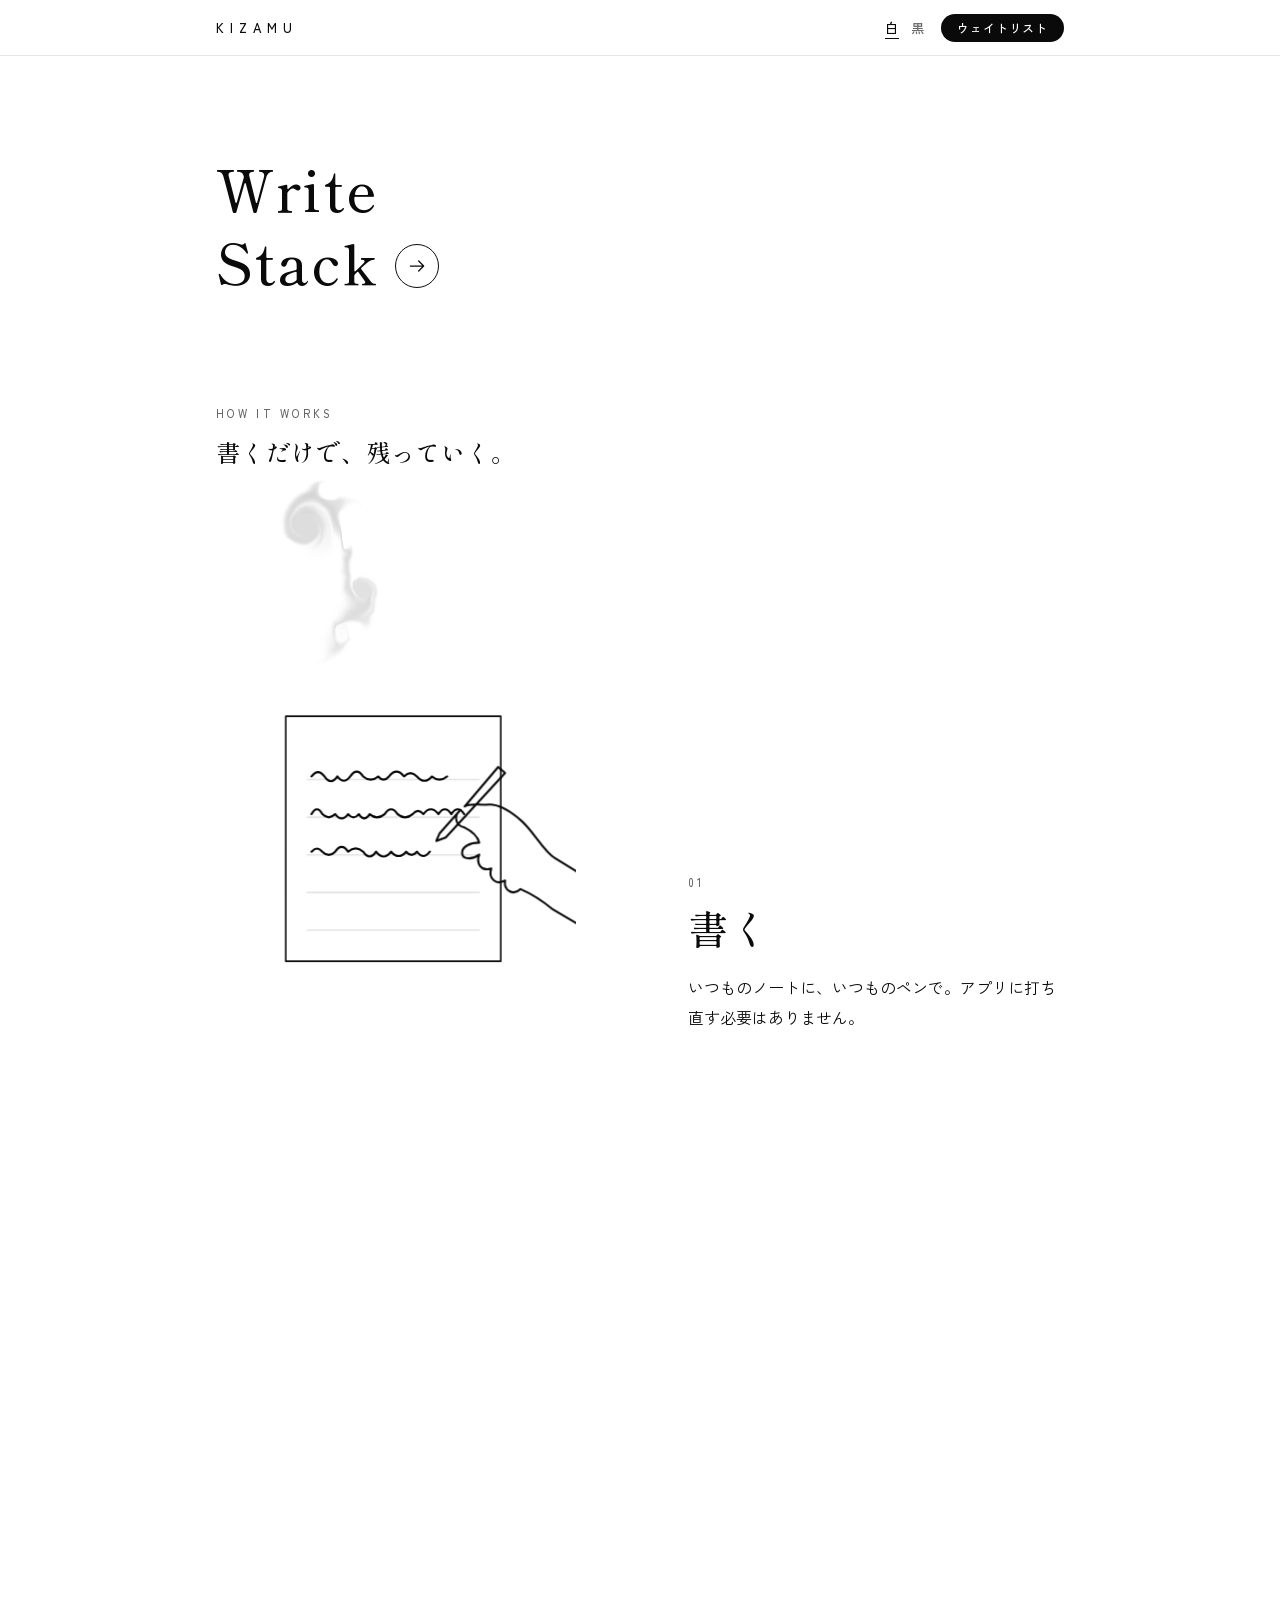
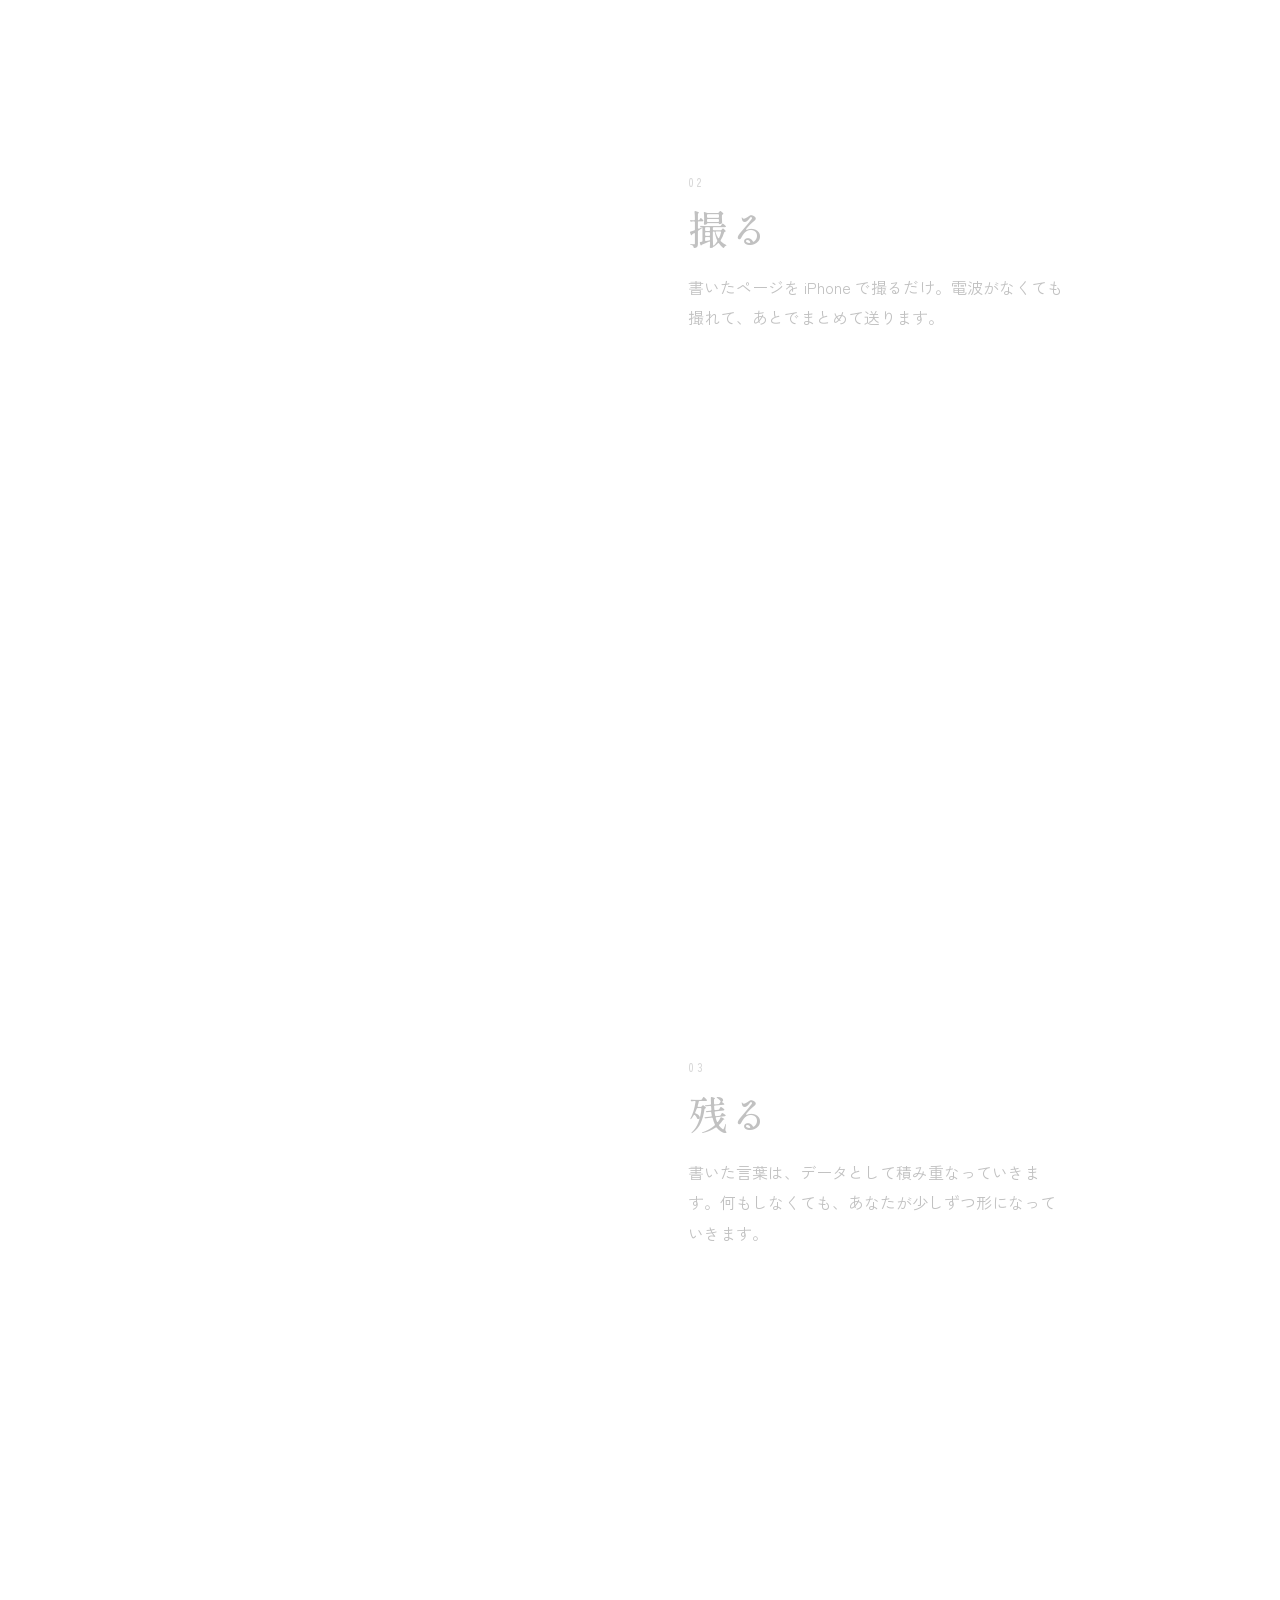
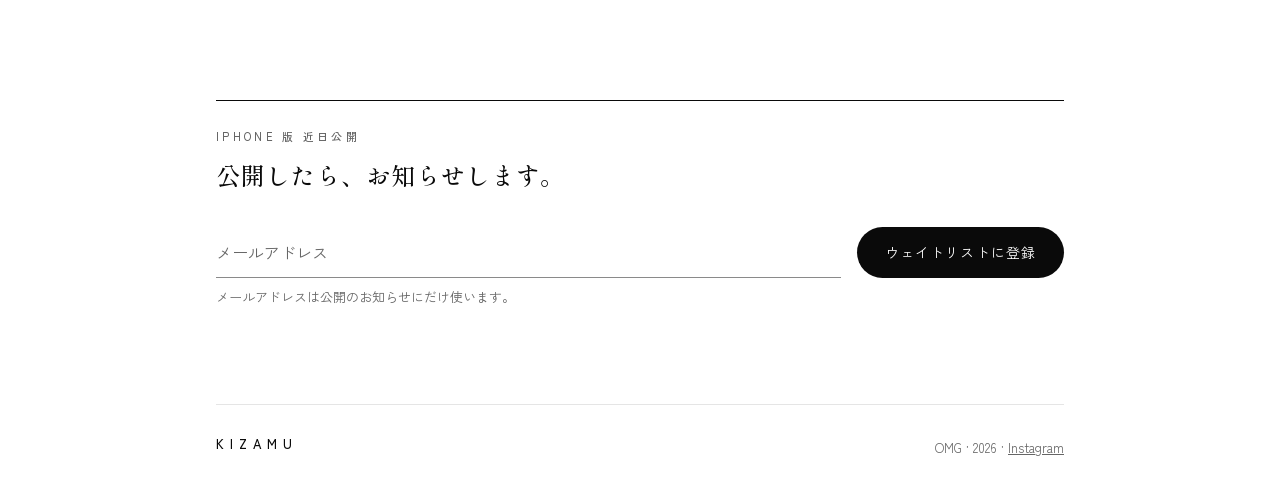
<file: index.html>
<!doctype html>
<html lang="ja">
<head>
<meta charset="utf-8">
<meta name="viewport" content="width=device-width, initial-scale=1">
<title>Kizamu — 手書きの日記を、あとから探せるように。</title>
<meta name="description" content="紙に書いた日記を iPhone で撮るだけ。Kizamu が文字にして、あとから Claude に聞けるようにします。">
<script src="/theme.js"></script>
<link rel="preconnect" href="https://fonts.googleapis.com">
<link rel="preconnect" href="https://fonts.gstatic.com" crossorigin>
<link rel="stylesheet" href="https://fonts.googleapis.com/css2?family=Klee+One&family=Shippori+Mincho+B1:wght@500&family=Zen+Kaku+Gothic+New:wght@400;500&display=swap">
<link rel="stylesheet" href="/tokens.css">
<style>
  #fluid { position: fixed; inset: 0; width: 100%; height: 100%; z-index: -1; pointer-events: none; }
  .wrap { width: 100%; max-width: 880px; margin: 0 auto; padding: 0 var(--space-2); }

  /* 上のバーは画面に追従する。ウェイトリストへの入口を常に出しておく */
  :root { --bar-h: 56px; }
  html { scroll-behavior: smooth; }
  .top { position: sticky; top: 0; z-index: 5; height: var(--bar-h); background: var(--surface); border-bottom: 1px solid var(--line); }
  .top .wrap { height: 100%; display: flex; justify-content: space-between; align-items: center; gap: var(--space-2); }
  .top-actions { display: flex; align-items: center; gap: var(--space-2); }
  .top-cta { padding: 8px 16px; border-radius: var(--radius-pill); background: var(--ink); color: var(--on-ink); font: 500 12px/1 var(--font-sans); letter-spacing: .08em; text-decoration: none; white-space: nowrap; }
  #waitlist { scroll-margin-top: calc(var(--bar-h) + var(--space-3)); }
  @media (prefers-reduced-motion: reduce) { html { scroll-behavior: auto; } }

  .hero { padding: var(--space-4) 0 0; }
  h1 { font: 500 clamp(32px, 6.4vw, 56px)/1.3 var(--font-serif); letter-spacing: .04em; margin: 0; }
  h1, h2 { word-break: keep-all; overflow-wrap: anywhere; }

  /* 紙面：罫線は CSS、インクは canvas（ink.js）。罫線の間隔は ink.js の LH・PAD と合わせる */
  .paper { margin-top: var(--space-4); border-top: 1px solid var(--ink); }
  #ink { display: block; width: 100%; height: 248px; touch-action: pan-y; cursor: crosshair;
         background: repeating-linear-gradient(to bottom, transparent 0 55px, var(--line) 55px 56px) 0 24px / 100% calc(100% - 48px) no-repeat; }
  .paper-foot { display: flex; justify-content: flex-end; gap: var(--space-2); padding-top: var(--space-1); border-top: 1px solid var(--line); }
  .text-button { font: inherit; font-size: 13px; color: var(--ink-muted); background: none; border: 0; padding: 0; cursor: pointer; text-decoration: underline; text-underline-offset: 4px; }
  .text-button:hover { color: var(--ink); }

  section { padding: var(--space-4) 0 0; }
  h2 { font: 500 24px/1.6 var(--font-serif); letter-spacing: .04em; margin: var(--space-1) 0 var(--space-3); }

  /* スクロールで図と説明が 1 ステップずつ切り替わる。図は画面に固定し、文だけが流れる */
  .story-grid { display: grid; }
  .story-figure { position: sticky; top: var(--bar-h); height: 44vh; background: var(--surface); border-bottom: 1px solid var(--line); z-index: 1; }
  .fig { position: absolute; inset: 0; width: 100%; height: 100%; padding: var(--space-2); fill: none; stroke: var(--ink); stroke-width: 1.5; stroke-linecap: round; stroke-linejoin: round;
         opacity: 0; transform: scale(.96); transition: opacity .6s ease, transform .8s cubic-bezier(.2,.8,.2,1); }
  .fig.active { opacity: 1; transform: none; }
  .fig .rule { stroke: var(--line); }
  .fig .hand { stroke-width: 2; }
  .fig .solid { fill: var(--surface); }
  .fig .block { fill: var(--ink); stroke: none; }
  .fig .band { fill: var(--ink); stroke: none; opacity: .12; }
  .fig .flow { stroke-dasharray: 3 5; }
  .fig .page-text { stroke-width: 1; }
  .fig .dot { fill: var(--ink); stroke: none; transform-box: fill-box; transform-origin: center; }
  /* 図は .active が付くたびに最初から再生される。--d は始まるまでの秒数、--t は長さ */
  .fig .draw { stroke-dasharray: 1; stroke-dashoffset: 1; }
  .fig .pop, .fig .fade-in, .fig .writer, .fig .scan, .fig .dot, .fig .page-drop { opacity: 0; }
  .fig.active .draw { animation: draw var(--t, 1.2s) linear var(--d, 0s) forwards; }
  .fig.active .pop { animation: pop .7s cubic-bezier(.2,.8,.2,1) var(--d, 0s) forwards; }
  .fig.active .fade-in { animation: fade-in .4s ease var(--d, 0s) forwards; }
  .fig.active .fade-out { animation: fade-out .4s ease var(--d, 0s) forwards; }
  .fig.active .writer { animation: write 4.2s linear 1.6s both; }
  .fig.active .scan { animation: scan var(--t) linear var(--d) forwards; }
  .fig.active .dot { animation: dot .5s ease-out calc(1.4s + var(--i) * 45ms) forwards; }
  .fig.active .page-drop { animation: drop 2.7s ease-in var(--d) infinite; }
  @keyframes draw { to { stroke-dashoffset: 0; } }
  @keyframes pop { from { opacity: 0; transform: translateY(12px); } to { opacity: 1; transform: none; } }
  @keyframes fade-in { to { opacity: 1; } }
  @keyframes fade-out { to { opacity: 0; } }
  @keyframes dot { from { opacity: 0; transform: scale(0); } to { opacity: 1; transform: scale(1); } }
  @keyframes drop { 0% { opacity: 0; transform: translateY(-110px); } 15% { opacity: 1; } 75% { opacity: 1; transform: translateY(20px); } 100% { opacity: 0; transform: translateY(40px); } }
  @keyframes scan { 0% { opacity: 1; transform: none; } 92% { opacity: 1; } 100% { opacity: 0; transform: translateY(196px); } }
  /* 手とペンは一筆書きの線 1 本。原点がペン先で、線で描かれてから、各行の書き始めから書き終わりへ動く（行の位置は図の中の字の線と合わせる） */
  .fig .one-line { stroke-width: 2.4; }
  @keyframes write {
    0% { opacity: 1; transform: translate(74px, 112px); }
    28% { opacity: 1; transform: translate(200px, 112px); }
    32% { opacity: 1; transform: translate(74px, 147px); }
    62% { opacity: 1; transform: translate(214px, 147px); }
    66% { opacity: 1; transform: translate(74px, 182px); }
    96% { opacity: 1; transform: translate(178px, 182px); }
    100% { opacity: 1; transform: translate(190px, 172px); }
  }
  .story-steps { list-style: none; margin: 0; padding: 0; }
  .story-steps li { min-height: 56vh; display: flex; flex-direction: column; justify-content: center; opacity: .25; transition: opacity .5s ease; }
  .story-steps li.active { opacity: 1; }
  .story-steps h3 { font: 500 clamp(28px, 5vw, 40px)/1.4 var(--font-serif); letter-spacing: .04em; margin: var(--space-1) 0 var(--space-2); }
  .story-steps p { margin: 0; max-width: 24em; }
  @media (min-width: 720px) {
    .story-grid { grid-template-columns: 1fr 1fr; gap: var(--space-4); align-items: start; }
    .story-figure { top: 14vh; height: 72vh; background: none; border: 0; }
    .story-steps li { min-height: 100vh; }
  }
  @media (prefers-reduced-motion: reduce) {
    .fig, .story-steps li { transition: none; }
    .fig .draw { stroke-dashoffset: 0; }
    .fig * { animation: none !important; }
    .fig .pop, .fig .fade-in, .fig .dot { opacity: 1; }
    .fig .fade-out { opacity: 0; }
    .fig .writer { opacity: 1; transform: translate(190px, 172px); }
  }

  /* Vision：見出しの横の矢印で開く。右から入ってきて、Write / Stack を左に押し縮める */
  .hero-head { --t: .6s cubic-bezier(.2, .7, .2, 1); display: flex; align-items: flex-start; container-type: inline-size; transition: margin-top var(--t); }
  .hero-title { flex: 1 1 0; min-width: 0; display: flex; align-items: flex-end; gap: var(--space-2); }
  .hero-title h1 { transition: font-size var(--t); }
  .hero-head.open h1 { font-size: clamp(26px, 4.4vw, 40px); }
  .vision-toggle { flex: 0 0 auto; width: 44px; height: 44px; margin-bottom: 10px; padding: 0; border: 1px solid var(--ink); border-radius: var(--radius-pill); background: none; color: var(--ink); cursor: pointer; display: grid; place-items: center; transition: margin-bottom var(--t); }
  .vision-toggle svg { width: 20px; height: 20px; fill: none; stroke: currentColor; stroke-width: 1.5; stroke-linecap: round; stroke-linejoin: round; transition: transform var(--t); }
  .hero-head.open .vision-toggle { margin-bottom: 2px; }
  .hero-head.open .vision-toggle svg { transform: rotate(180deg); }
  .vision { flex: 0 0 auto; width: 0; display: grid; grid-template-rows: 0fr; overflow: hidden; visibility: hidden; transition: width var(--t), grid-template-rows var(--t), visibility 0s .6s; }
  .vision:focus { outline: none; }
  .hero-head.open .vision { width: 62%; grid-template-rows: 1fr; visibility: visible; transition-delay: 0s; }
  /* 幅を固定しておき、開く途中で文字が折り返し直さないようにする */
  .vision-inner { min-height: 0; overflow: hidden; width: 62cqw; padding-left: var(--space-3); border-left: 1px solid var(--ink); box-sizing: border-box; opacity: 0; transform: translateX(48px); transition: opacity var(--t), transform var(--t); }
  .hero-head.open .vision-inner { opacity: 1; transform: none; }
  .vision-inner .label { margin: 0; }
  .vision-body { margin: 0 0 var(--space-2); max-width: 30em; }
  /* スマホ幅：横に分けず、下から入ってきて Write / Stack を上に押し上げる */
  @media (max-width: 719px) {
    .hero-head { flex-direction: column; align-items: stretch; }
    .hero-title { flex: 0 0 auto; }
    .hero-head.open { margin-top: calc(var(--space-3) * -2); }
    .vision, .hero-head.open .vision { width: 100%; }
    .vision-inner { width: auto; padding-left: 0; border-left: 0; transform: translateY(32px); }
    .hero-head.open .vision-inner { margin-top: var(--space-3); padding-top: var(--space-2); border-top: 1px solid var(--ink); }
    .vision-toggle svg { transform: rotate(90deg); }
    .hero-head.open .vision-toggle svg { transform: rotate(-90deg); }
  }
  @media (prefers-reduced-motion: reduce) {
    .hero-head, .hero-head * { transition: none !important; }
  }

  .soon { display: inline-block; margin-top: var(--space-3); padding: 12px 28px; border-radius: var(--radius-pill); background: var(--ink); color: var(--on-ink); font-size: 14px; letter-spacing: .08em; }

  .waitlist { margin-top: var(--space-4); padding-top: var(--space-2); border-top: 1px solid var(--ink); }
  .waitlist form { display: flex; flex-wrap: wrap; gap: var(--space-2); align-items: flex-end; }
  .waitlist input { flex: 1 1 240px; min-width: 0; font: inherit; color: var(--ink); background: none; border: 0; border-bottom: 1px solid var(--line-strong); border-radius: 0; padding: 10px 0; }
  .waitlist input:focus { outline: none; border-bottom-color: var(--ink); }
  .waitlist input::placeholder { color: var(--ink-muted); }
  .waitlist button { flex: 0 0 auto; margin: 0; border: 0; font: inherit; font-size: 14px; cursor: pointer; }
  .waitlist button:disabled { opacity: .5; cursor: default; }
  .waitlist .caption { margin: var(--space-1) 0 0; }
  .waitlist .caption.error { color: var(--danger); }
  .waitlist.done form { display: none; }
  .visually-hidden { position: absolute; width: 1px; height: 1px; margin: -1px; padding: 0; overflow: hidden; clip-path: inset(50%); white-space: nowrap; border: 0; }

  footer a { color: inherit; }
  footer { margin-top: var(--space-4); padding: var(--space-3) 0; border-top: 1px solid var(--line); display: flex; justify-content: space-between; flex-wrap: wrap; gap: var(--space-1); }
</style>
</head>
<body>
<canvas id="fluid" data-mode="background" aria-hidden="true"></canvas>
<header class="top">
  <div class="wrap">
    <span class="wordmark">Kizamu</span>
    <div class="top-actions">
      <div class="theme-switch" role="group" aria-label="背景">
        <button type="button" data-set-theme="light">白</button>
        <button type="button" data-set-theme="dark">黒</button>
      </div>
      <a class="top-cta" href="#waitlist">ウェイトリスト</a>
    </div>
  </div>
</header>
<div class="wrap">

  <main>
    <div class="hero">
      <div class="hero-head">
        <div class="hero-title">
          <h1>Write<br>Stack</h1>
          <button class="vision-toggle" type="button" aria-expanded="false" aria-controls="vision-panel" aria-label="Vision を開く">
            <svg viewBox="0 0 24 24" aria-hidden="true"><path d="M4 12H20M14 6L20 12L14 18"/></svg>
          </button>
        </div>
        <div class="vision" id="vision-panel" role="region" aria-labelledby="vision" tabindex="-1" inert>
          <div class="vision-inner">
            <p class="label">Vision</p>
            <h2 id="vision">書き続けた<wbr>日記が<wbr>積み重なり、<wbr>そのデータが<wbr>「あなた」を<wbr>形作っていく。</h2>
            <p class="vision-body">Kizamu が目指すのは、その形作られた「あなた」が、このサービスの枠を超えて、あなたの情報を提供し、あなたを支える存在になること。</p>
            <button class="text-button vision-close" type="button">閉じる</button>
          </div>
        </div>
      </div>
    </div>

    <section class="story" aria-labelledby="how">
      <p class="label">How it works</p>
      <h2 id="how">書くだけで、<wbr>残っていく。</h2>
      <div class="story-grid">
        <div class="story-figure" aria-hidden="true">
          <svg class="fig" data-fig="1" viewBox="0 0 320 320">
            <g class="pop" style="--d:0s">
              <rect x="50" y="56" width="200" height="228"/>
              <path class="rule" d="M70 115H230M70 150H230M70 185H230M70 220H230M70 255H230"/>
            </g>
            <path class="draw hand" style="--d:1.60s;--t:1.18s" pathLength="1" d="M74 112q6.0 -8 12 0q6.0 9 12 0q6.0 8 12 0q6.0 -9 12 0q7.0 6 14 0q5.0 6 10 0q7.0 -9 14 0q6.0 -6 12 0q7.0 8 14 0q7.0 6 14 0"/>
            <path class="draw hand" style="--d:2.94s;--t:1.26s" pathLength="1" d="M74 147q5.0 -9 10 0q6.0 6 12 0q6.0 8 12 0q5.0 6 10 0q5.0 8 10 0q7.0 6 14 0q6.0 -9 12 0q7.0 6 14 0q5.0 -6 10 0q7.0 -9 14 0q6.0 -9 12 0q6.0 -9 12 0"/>
            <path class="draw hand" style="--d:4.37s;--t:1.26s" pathLength="1" d="M74 182q5.0 -6 10 0q6.0 6 12 0q6.0 -9 12 0q7.0 -6 14 0q6.0 9 12 0q7.0 9 14 0q7.0 8 14 0q5.0 6 10 0q6.0 8 12 0"/>
            <g class="writer">
              <path class="draw one-line" style="--d:.3s;--t:1.3s" pathLength="1" transform="scale(.8)" d="M190 52 L138 20 C124 12 112 -14 96 -26 C84 -36 70 -44 58 -42 C46 -42 38 -44 33 -40 L72 -86 l8 7 L11 -4 L0 0 L4 -9 L28 -36 C20 -30 22 -18 32 -16 C40 -12 48 -6 50 2 C40 2 30 6 30 14 C30 22 42 22 50 16 C46 26 52 36 64 32 C60 44 70 52 80 46 C78 58 90 64 98 56 C112 62 124 70 136 80 L184 108"/>
            </g>
          </svg>
          <svg class="fig" data-fig="2" viewBox="0 0 320 320">
            <rect class="pop" style="--d:0s" x="84" y="56" width="152" height="212"/>
            <path class="hand fade-out" style="--d:1.24s" d="M100 92q7.0 6 14 0q6.0 -9 12 0q5.0 8 10 0q6.0 -9 12 0q5.0 9 10 0q6.0 -6 12 0q7.0 -8 14 0q6.0 6 12 0"/>
            <path class="hand fade-out" style="--d:1.63s" d="M100 124q6.0 9 12 0q6.0 -9 12 0q5.0 9 10 0q7.0 -9 14 0q5.0 8 10 0q5.0 -6 10 0q7.0 8 14 0q7.0 -9 14 0q7.0 -6 14 0q5.0 -6 10 0"/>
            <path class="hand fade-out" style="--d:2.03s" d="M100 156q6.0 8 12 0q5.0 -8 10 0q6.0 8 12 0q7.0 -8 14 0q7.0 -6 14 0q6.0 -8 12 0q6.0 -6 12 0q7.0 -6 14 0"/>
            <path class="hand fade-out" style="--d:2.42s" d="M100 188q6.0 -8 12 0q7.0 -6 14 0q5.0 -9 10 0q5.0 -6 10 0q7.0 -8 14 0q6.0 -6 12 0q6.0 -6 12 0q6.0 8 12 0q5.0 8 10 0q5.0 8 10 0q7.0 8 14 0"/>
            <path class="hand fade-out" style="--d:2.81s" d="M100 220q5.0 -9 10 0q6.0 9 12 0q6.0 -9 12 0q7.0 8 14 0q6.0 9 12 0q6.0 6 12 0q5.0 8 10 0q6.0 -8 12 0q5.0 9 10 0q5.0 -6 10 0q5.0 9 10 0"/>
            <g class="block fade-in" style="--d:1.24s"><rect x="100" y="87" width="20" height="6"/><rect x="126" y="87" width="26" height="6"/><rect x="158" y="87" width="32" height="6"/><rect x="196" y="87" width="14" height="6"/></g>
            <g class="block fade-in" style="--d:1.63s"><rect x="100" y="119" width="14" height="6"/><rect x="120" y="119" width="32" height="6"/><rect x="158" y="119" width="26" height="6"/><rect x="190" y="119" width="20" height="6"/></g>
            <g class="block fade-in" style="--d:2.03s"><rect x="100" y="151" width="32" height="6"/><rect x="138" y="151" width="32" height="6"/><rect x="176" y="151" width="32" height="6"/></g>
            <g class="block fade-in" style="--d:2.42s"><rect x="100" y="183" width="20" height="6"/><rect x="126" y="183" width="20" height="6"/><rect x="152" y="183" width="20" height="6"/><rect x="178" y="183" width="32" height="6"/></g>
            <g class="block fade-in" style="--d:2.81s"><rect x="100" y="215" width="14" height="6"/><rect x="120" y="215" width="14" height="6"/><rect x="140" y="215" width="20" height="6"/><rect x="166" y="215" width="14" height="6"/><rect x="186" y="215" width="26" height="6"/></g>
            <path class="draw" style="--d:.2s;--t:.6s" pathLength="1" d="M64 66V40H90M230 40H256V66M256 258V284H230M90 284H64V258"/>
            <g class="scan" style="--d:0.9s;--t:2.4s">
              <rect class="band" x="70" y="46" width="180" height="18"/>
              <path d="M62 64H258"/>
            </g>
          </svg>
          <svg class="fig" data-fig="3" viewBox="0 0 320 320">
            <g class="page-drop" style="--d:0.0s"><rect class="solid" x="74" y="124" width="32" height="44"/><path class="page-text" d="M80 134H100M80 142H100M80 150H100M80 158H94"/></g><g class="page-drop" style="--d:0.9s"><rect class="solid" x="74" y="124" width="32" height="44"/><path class="page-text" d="M80 134H100M80 142H100M80 150H100M80 158H94"/></g><g class="page-drop" style="--d:1.8s"><rect class="solid" x="74" y="124" width="32" height="44"/><path class="page-text" d="M80 134H100M80 142H100M80 150H100M80 158H94"/></g>
            <g class="pop" style="--d:0s">
              <path class="solid" d="M40 190v72c0 8 22 15 50 15s50-7 50-15v-72"/>
              <ellipse class="solid" cx="90" cy="190" rx="50" ry="15"/>
              <path d="M40 214c0 8 22 15 50 15s50-7 50-15M40 238c0 8 22 15 50 15s50-7 50-15"/>
            </g>
            <path class="flow" d="M146 226H176"/>
            <circle class="dot" style="--i:0" cx="277.3" cy="250.9" r="2.2"/><circle class="dot" style="--i:1" cx="222.5" cy="242.2" r="2.2"/><circle class="dot" style="--i:2" cx="267.4" cy="233.4" r="2.2"/><circle class="dot" style="--i:3" cx="205.7" cy="116.4" r="2.2"/><circle class="dot" style="--i:4" cx="194.7" cy="224.1" r="2.2"/><circle class="dot" style="--i:5" cx="230.6" cy="213.5" r="2.2"/><circle class="dot" style="--i:6" cx="178.2" cy="196.2" r="2.2"/><circle class="dot" style="--i:7" cx="233.3" cy="169.8" r="2.2"/><circle class="dot" style="--i:8" cx="241.4" cy="178.7" r="2.2"/><circle class="dot" style="--i:9" cx="241.9" cy="194.7" r="2.2"/><circle class="dot" style="--i:10" cx="240.2" cy="113.6" r="2.2"/><circle class="dot" style="--i:11" cx="224.1" cy="116.1" r="2.2"/><circle class="dot" style="--i:12" cx="276.6" cy="224.1" r="2.2"/><circle class="dot" style="--i:13" cx="276.1" cy="240.7" r="2.2"/><circle class="dot" style="--i:14" cx="203.9" cy="195.9" r="2.2"/><circle class="dot" style="--i:15" cx="266.6" cy="212.7" r="2.2"/><circle class="dot" style="--i:16" cx="205.4" cy="96.4" r="2.2"/><circle class="dot" style="--i:17" cx="240.9" cy="133.5" r="2.2"/><circle class="dot" style="--i:18" cx="286.1" cy="222.0" r="2.2"/><circle class="dot" style="--i:19" cx="223.8" cy="251.2" r="2.2"/><circle class="dot" style="--i:20" cx="250.5" cy="240.6" r="2.2"/><circle class="dot" style="--i:21" cx="231.9" cy="221.6" r="2.2"/><circle class="dot" style="--i:22" cx="213.1" cy="241.0" r="2.2"/><circle class="dot" style="--i:23" cx="240.5" cy="213.5" r="2.2"/><circle class="dot" style="--i:24" cx="250.0" cy="197.5" r="2.2"/><circle class="dot" style="--i:25" cx="278.2" cy="194.8" r="2.2"/><circle class="dot" style="--i:26" cx="205.0" cy="240.9" r="2.2"/><circle class="dot" style="--i:27" cx="231.6" cy="140.8" r="2.2"/><circle class="dot" style="--i:28" cx="250.8" cy="251.0" r="2.2"/><circle class="dot" style="--i:29" cx="250.4" cy="106.3" r="2.2"/><circle class="dot" style="--i:30" cx="241.0" cy="205.1" r="2.2"/><circle class="dot" style="--i:31" cx="195.5" cy="230.6" r="2.2"/><circle class="dot" style="--i:32" cx="239.6" cy="249.0" r="2.2"/><circle class="dot" style="--i:33" cx="186.3" cy="214.5" r="2.2"/><circle class="dot" style="--i:34" cx="224.5" cy="167.7" r="2.2"/><circle class="dot" style="--i:35" cx="222.1" cy="97.8" r="2.2"/><circle class="dot" style="--i:36" cx="215.4" cy="105.4" r="2.2"/><circle class="dot" style="--i:37" cx="221.8" cy="89.4" r="2.2"/><circle class="dot" style="--i:38" cx="257.8" cy="250.6" r="2.2"/><circle class="dot" style="--i:39" cx="240.9" cy="240.6" r="2.2"/><circle class="dot" style="--i:40" cx="195.0" cy="213.9" r="2.2"/><circle class="dot" style="--i:41" cx="213.8" cy="204.7" r="2.2"/><circle class="dot" style="--i:42" cx="213.3" cy="196.6" r="2.2"/><circle class="dot" style="--i:43" cx="186.7" cy="194.8" r="2.2"/><circle class="dot" style="--i:44" cx="285.2" cy="204.0" r="2.2"/><circle class="dot" style="--i:45" cx="258.5" cy="179.2" r="2.2"/><circle class="dot" style="--i:46" cx="186.1" cy="250.9" r="2.2"/><circle class="dot" style="--i:47" cx="258.1" cy="116.2" r="2.2"/><circle class="dot" style="--i:48" cx="187.4" cy="239.8" r="2.2"/><circle class="dot" style="--i:49" cx="250.1" cy="133.4" r="2.2"/><circle class="dot" style="--i:50" cx="195.3" cy="179.2" r="2.2"/><circle class="dot" style="--i:51" cx="250.8" cy="123.2" r="2.2"/><circle class="dot" style="--i:52" cx="259.8" cy="241.4" r="2.2"/><circle class="dot" style="--i:53" cx="212.6" cy="214.4" r="2.2"/><circle class="dot" style="--i:54" cx="268.2" cy="188.3" r="2.2"/><circle class="dot" style="--i:55" cx="268.5" cy="196.2" r="2.2"/><circle class="dot" style="--i:56" cx="241.7" cy="185.9" r="2.2"/><circle class="dot" style="--i:57" cx="214.7" cy="177.5" r="2.2"/><circle class="dot" style="--i:58" cx="268.9" cy="222.3" r="2.2"/><circle class="dot" style="--i:59" cx="179.3" cy="249.6" r="2.2"/><circle class="dot" style="--i:60" cx="224.2" cy="233.1" r="2.2"/><circle class="dot" style="--i:61" cx="258.8" cy="106.1" r="2.2"/><circle class="dot" style="--i:62" cx="240.1" cy="231.5" r="2.2"/><circle class="dot" style="--i:63" cx="260.0" cy="214.8" r="2.2"/><circle class="dot" style="--i:64" cx="195.5" cy="187.2" r="2.2"/><circle class="dot" style="--i:65" cx="212.9" cy="131.5" r="2.2"/><circle class="dot" style="--i:66" cx="242.1" cy="167.6" r="2.2"/><circle class="dot" style="--i:67" cx="233.0" cy="96.3" r="2.2"/><circle class="dot" style="--i:68" cx="259.3" cy="232.9" r="2.2"/><circle class="dot" style="--i:69" cx="223.7" cy="133.9" r="2.2"/><circle class="dot" style="--i:70" cx="233.3" cy="124.0" r="2.2"/><circle class="dot" style="--i:71" cx="195.3" cy="194.7" r="2.2"/><circle class="dot" style="--i:72" cx="241.9" cy="95.8" r="2.2"/><circle class="dot" style="--i:73" cx="185.8" cy="188.3" r="2.2"/><circle class="dot" style="--i:74" cx="203.6" cy="177.9" r="2.2"/><circle class="dot" style="--i:75" cx="233.3" cy="195.8" r="2.2"/><circle class="dot" style="--i:76" cx="177.8" cy="239.8" r="2.2"/><circle class="dot" style="--i:77" cx="285.1" cy="212.7" r="2.2"/><circle class="dot" style="--i:78" cx="206.2" cy="122.9" r="2.2"/><circle class="dot" style="--i:79" cx="278.5" cy="215.5" r="2.2"/><circle class="dot" style="--i:80" cx="251.2" cy="170.2" r="2.2"/><circle class="dot" style="--i:81" cx="250.9" cy="98.4" r="2.2"/><circle class="dot" style="--i:82" cx="205.2" cy="170.2" r="2.2"/><circle class="dot" style="--i:83" cx="249.8" cy="222.6" r="2.2"/><circle class="dot" style="--i:84" cx="268.5" cy="249.5" r="2.2"/><circle class="dot" style="--i:85" cx="223.0" cy="197.1" r="2.2"/><circle class="dot" style="--i:86" cx="203.8" cy="215.3" r="2.2"/><circle class="dot" style="--i:87" cx="232.6" cy="251.3" r="2.2"/><circle class="dot" style="--i:88" cx="287.4" cy="232.0" r="2.2"/><circle class="dot" style="--i:89" cx="196.5" cy="239.6" r="2.2"/><circle class="dot" style="--i:90" cx="205.6" cy="231.2" r="2.2"/><circle class="dot" style="--i:91" cx="230.9" cy="160.8" r="2.2"/><circle class="dot" style="--i:92" cx="212.6" cy="232.0" r="2.2"/><circle class="dot" style="--i:93" cx="214.0" cy="185.7" r="2.2"/><circle class="dot" style="--i:94" cx="250.6" cy="206.2" r="2.2"/><circle class="dot" style="--i:95" cx="186.0" cy="204.0" r="2.2"/><circle class="dot" style="--i:96" cx="188.0" cy="231.7" r="2.2"/><circle class="dot" style="--i:97" cx="259.4" cy="169.8" r="2.2"/><circle class="dot" style="--i:98" cx="179.3" cy="212.8" r="2.2"/><circle class="dot" style="--i:99" cx="284.7" cy="250.3" r="2.2"/><circle class="dot" style="--i:100" cx="250.6" cy="212.7" r="2.2"/><circle class="dot" style="--i:101" cx="258.9" cy="185.8" r="2.2"/><circle class="dot" style="--i:102" cx="233.2" cy="204.4" r="2.2"/><circle class="dot" style="--i:103" cx="258.7" cy="224.4" r="2.2"/><circle class="dot" style="--i:104" cx="197.1" cy="204.6" r="2.2"/><circle class="dot" style="--i:105" cx="275.8" cy="205.8" r="2.2"/><circle class="dot" style="--i:106" cx="212.6" cy="222.9" r="2.2"/><circle class="dot" style="--i:107" cx="231.2" cy="231.7" r="2.2"/><circle class="dot" style="--i:108" cx="232.8" cy="240.5" r="2.2"/><circle class="dot" style="--i:109" cx="250.0" cy="176.9" r="2.2"/><circle class="dot" style="--i:110" cx="278.3" cy="232.9" r="2.2"/><circle class="dot" style="--i:111" cx="233.1" cy="105.5" r="2.2"/><circle class="dot" style="--i:112" cx="248.8" cy="233.2" r="2.2"/><circle class="dot" style="--i:113" cx="232.2" cy="131.6" r="2.2"/><circle class="dot" style="--i:114" cx="213.2" cy="123.3" r="2.2"/><circle class="dot" style="--i:115" cx="267.7" cy="242.3" r="2.2"/><circle class="dot" style="--i:116" cx="240.3" cy="224.0" r="2.2"/><circle class="dot" style="--i:117" cx="241.4" cy="88.6" r="2.2"/><circle class="dot" style="--i:118" cx="178.9" cy="205.1" r="2.2"/><circle class="dot" style="--i:119" cx="242.0" cy="104.8" r="2.2"/><circle class="dot" style="--i:120" cx="186.7" cy="222.9" r="2.2"/><circle class="dot" style="--i:121" cx="204.1" cy="223.0" r="2.2"/><circle class="dot" style="--i:122" cx="214.3" cy="96.0" r="2.2"/><circle class="dot" style="--i:123" cx="205.9" cy="104.6" r="2.2"/><circle class="dot" style="--i:124" cx="205.6" cy="249.5" r="2.2"/><circle class="dot" style="--i:125" cx="250.9" cy="115.0" r="2.2"/><circle class="dot" style="--i:126" cx="232.7" cy="187.4" r="2.2"/><circle class="dot" style="--i:127" cx="221.6" cy="177.5" r="2.2"/><circle class="dot" style="--i:128" cx="223.9" cy="204.4" r="2.2"/><circle class="dot" style="--i:129" cx="223.6" cy="222.8" r="2.2"/><circle class="dot" style="--i:130" cx="205.1" cy="187.5" r="2.2"/><circle class="dot" style="--i:131" cx="286.0" cy="241.1" r="2.2"/><circle class="dot" style="--i:132" cx="258.0" cy="196.3" r="2.2"/><circle class="dot" style="--i:133" cx="222.4" cy="187.7" r="2.2"/><circle class="dot" style="--i:134" cx="195.8" cy="249.8" r="2.2"/><circle class="dot" style="--i:135" cx="232.9" cy="87.3" r="2.2"/><circle class="dot" style="--i:136" cx="223.3" cy="161.1" r="2.2"/><circle class="dot" style="--i:137" cx="214.5" cy="167.6" r="2.2"/><circle class="dot" style="--i:138" cx="224.0" cy="106.2" r="2.2"/><circle class="dot" style="--i:139" cx="249.6" cy="188.3" r="2.2"/><circle class="dot" style="--i:140" cx="266.7" cy="177.8" r="2.2"/><circle class="dot" style="--i:141" cx="233.4" cy="113.9" r="2.2"/><circle class="dot" style="--i:142" cx="177.8" cy="231.1" r="2.2"/><circle class="dot" style="--i:143" cx="241.2" cy="123.7" r="2.2"/><circle class="dot" style="--i:144" cx="204.4" cy="206.0" r="2.2"/><circle class="dot" style="--i:145" cx="215.0" cy="250.0" r="2.2"/><circle class="dot" style="--i:146" cx="267.1" cy="205.4" r="2.2"/><circle class="dot" style="--i:147" cx="224.2" cy="122.9" r="2.2"/><circle class="dot" style="--i:148" cx="179.0" cy="223.6" r="2.2"/><circle class="dot" style="--i:149" cx="231.6" cy="176.7" r="2.2"/><circle class="dot" style="--i:150" cx="214.1" cy="116.2" r="2.2"/><circle class="dot" style="--i:151" cx="215.1" cy="88.5" r="2.2"/><circle class="dot" style="--i:152" cx="223.0" cy="214.0" r="2.2"/><circle class="dot" style="--i:153" cx="259.5" cy="203.6" r="2.2"/>
          </svg>
        </div>
        <ol class="story-steps">
          <li data-step="1"><span class="label">01</span><h3>書く</h3><p>いつものノートに、いつものペンで。アプリに打ち直す必要はありません。</p></li>
          <li data-step="2"><span class="label">02</span><h3>撮る</h3><p>書いたページを iPhone で撮るだけ。電波がなくても撮れて、あとでまとめて送ります。</p></li>
          <li data-step="3"><span class="label">03</span><h3>残る</h3><p>書いた言葉は、データとして積み重なっていきます。何もしなくても、あなたが少しずつ形になっていきます。</p></li>
        </ol>
      </div>
    </section>

    <section class="waitlist" id="waitlist" aria-labelledby="waitlist-title">
      <p class="label">iPhone 版 近日公開</p>
      <h2 id="waitlist-title">公開したら、<wbr>お知らせします。</h2>
      <form novalidate>
        <label class="visually-hidden" for="waitlist-email">メールアドレス</label>
        <input id="waitlist-email" name="email" type="email" required autocomplete="email" inputmode="email" maxlength="254" placeholder="メールアドレス">
        <button class="soon" type="submit">ウェイトリストに登録</button>
      </form>
      <p class="caption" role="status" aria-live="polite">メールアドレスは公開のお知らせにだけ使います。</p>
    </section>
  </main>

  <footer>
    <span class="wordmark">Kizamu</span>
    <span class="caption">OMG · 2026 · <a href="https://www.instagram.com/theprototype26/" target="_blank" rel="noopener">Instagram</a></span>
  </footer>
</div>
<script src="/ink.js"></script>
<script src="/ink/fluid.js"></script>
<script>
  // いちばん画面の中央に近いステップへ切り替える。ただし先へ進むのは、いまの図を最後まで再生してから。
  // 先へスクロールするほど再生を速くして、終わったら次のステップに進む。上に戻るときはすぐ切り替える
  (() => {
    const steps = [...document.querySelectorAll(".story-steps li")], figs = [...document.querySelectorAll(".fig")];
    const grid = document.querySelector(".story-grid"), figure = document.querySelector(".story-figure");
    const reduce = matchMedia("(prefers-reduced-motion: reduce)").matches;
    let current = null, playing = [], lastY = scrollY, freeUntil = 0;
    // 上のバーのボタンで登録欄へ飛ぶ間は、下の「引き留め」をしない
    document.querySelector(".top-cta").addEventListener("click", () => { freeUntil = performance.now() + 3000; });
    // 基準線（画面の高さの 6 割）が、そのステップの中心をどれだけ通り過ぎたか。ステップの高さを 1 とする
    function past(li) {
      const r = li.getBoundingClientRect();
      return (innerHeight * 0.6 - (r.top + r.bottom) / 2) / r.height;
    }
    function nearest() {
      const mid = innerHeight * 0.6;
      let best = steps[0], dist = Infinity;
      for (const li of steps) {
        const r = li.getBoundingClientRect(), d = Math.abs((r.top + r.bottom) / 2 - mid);
        if (d < dist) { dist = d; best = li; }
      }
      return best;
    }
    function show(li) {
      current = li;
      steps.forEach((s) => s.classList.toggle("active", s === li));
      figs.forEach((f) => f.classList.toggle("active", f.dataset.fig === li.dataset.step));
      const fig = figs.find((f) => f.dataset.fig === li.dataset.step);
      // 再生し終わるのを待つアニメーション。ループする page-drop は待たない
      const mine = playing = reduce ? [] : fig.getAnimations({ subtree: true })
        .filter((a) => a instanceof CSSAnimation && a.effect.getComputedTiming().iterations !== Infinity);
      Promise.all(mine.map((a) => a.finished)).then(() => { if (playing === mine) { playing = []; update(); } }, () => {});
    }
    function update() {
      // 最後の図が再生し終わるまでは、図の固定が外れる位置より下へ進ませない（そこでは最大の速さなので、すぐ終わる）。
      // 上から越えようとしたときだけ引き留める。最初から下にいた場合（再読み込みなど）は何もしない
      if (!reduce && performance.now() > freeUntil && (current !== steps.at(-1) || playing.length)) {
        const limit = scrollY + grid.getBoundingClientRect().bottom - parseFloat(getComputedStyle(figure).top) - figure.offsetHeight;
        if (scrollY > limit && lastY <= limit + 1) scrollTo({ top: limit, behavior: "instant" });
      }
      lastY = scrollY;
      const target = nearest(), from = steps.indexOf(current), to = steps.indexOf(target);
      if (to < from || current === null) show(target);
      else if (to > from && !playing.length) show(steps[from + 1]);
      // 次のステップの位置で約 4 倍、そこからさらに進むと最大 16 倍
      let rate = Math.min(16, 1 + 8 * Math.max(0, past(current) - 0.15));
      // 最後のステップは待たせる次がない。図の固定が外れて流れ始める位置で最大の速さになるようにして、見えているうちに終わらせる
      if (current === steps.at(-1)) {
        const p = past(current), left = Math.max(0, grid.getBoundingClientRect().bottom - figure.getBoundingClientRect().bottom) / current.getBoundingClientRect().height;
        rate = p > 0 ? 1 + 15 * p / (p + left) : 1;
      }
      for (const a of playing) a.updatePlaybackRate(rate);
    }
    addEventListener("scroll", update, { passive: true });
    addEventListener("resize", update);
    update();
  })();
</script>
<script>
  // Vision の開閉。矢印か「閉じる」、Esc で切り替える
  (() => {
    const head = document.querySelector(".hero-head"), button = head.querySelector(".vision-toggle"), panel = document.getElementById("vision-panel");
    function set(open) {
      head.classList.toggle("open", open);
      button.setAttribute("aria-expanded", String(open));
      button.setAttribute("aria-label", open ? "Vision を閉じる" : "Vision を開く");
      panel.inert = !open;
      (open ? panel : button).focus({ preventScroll: true });
    }
    button.addEventListener("click", () => set(!head.classList.contains("open")));
    panel.querySelector(".vision-close").addEventListener("click", () => set(false));
    addEventListener("keydown", (e) => { if (e.key === "Escape" && head.classList.contains("open")) set(false); });
  })();
</script>
<script>
  // ウェイトリスト登録。Supabase の REST に直接 insert する（公開してよい publishable key。権限は RLS で insert だけ）
  (() => {
    const box = document.getElementById("waitlist"), form = box.querySelector("form");
    const input = form.querySelector("input"), button = form.querySelector("button"), note = box.querySelector(".caption");
    const label = button.textContent;
    function say(text, error) { note.textContent = text; note.classList.toggle("error", !!error); }
    form.addEventListener("submit", async (e) => {
      e.preventDefault();
      const email = input.value.trim();
      input.value = email;
      if (!email || !input.checkValidity()) {
        say("メールアドレスを確かめてください。", true);
        input.focus();
        return;
      }
      button.disabled = true;
      button.textContent = "登録しています…";
      try {
        const res = await fetch("https://qvmarkvwpkavliqfjcym.supabase.co/rest/v1/waitlist", {
          method: "POST",
          headers: { apikey: "sb_publishable_17-YqxKbkEkVX11Bi7zRqg_QyibKbnV", "Content-Type": "application/json", Prefer: "return=minimal" },
          body: JSON.stringify({ email }),
        });
        // 409 は登録済み。同じ扱いにする
        if (!res.ok && res.status !== 409) throw new Error(String(res.status));
        box.classList.add("done");
        say(`登録しました。公開したら ${email} にお知らせします。`);
      } catch {
        say("うまく登録できませんでした。時間をおいてもう一度お試しください。", true);
        button.disabled = false;
        button.textContent = label;
      }
    });
  })();
</script>
<script src="/edit.js"></script>
</body>
</html>
</file>
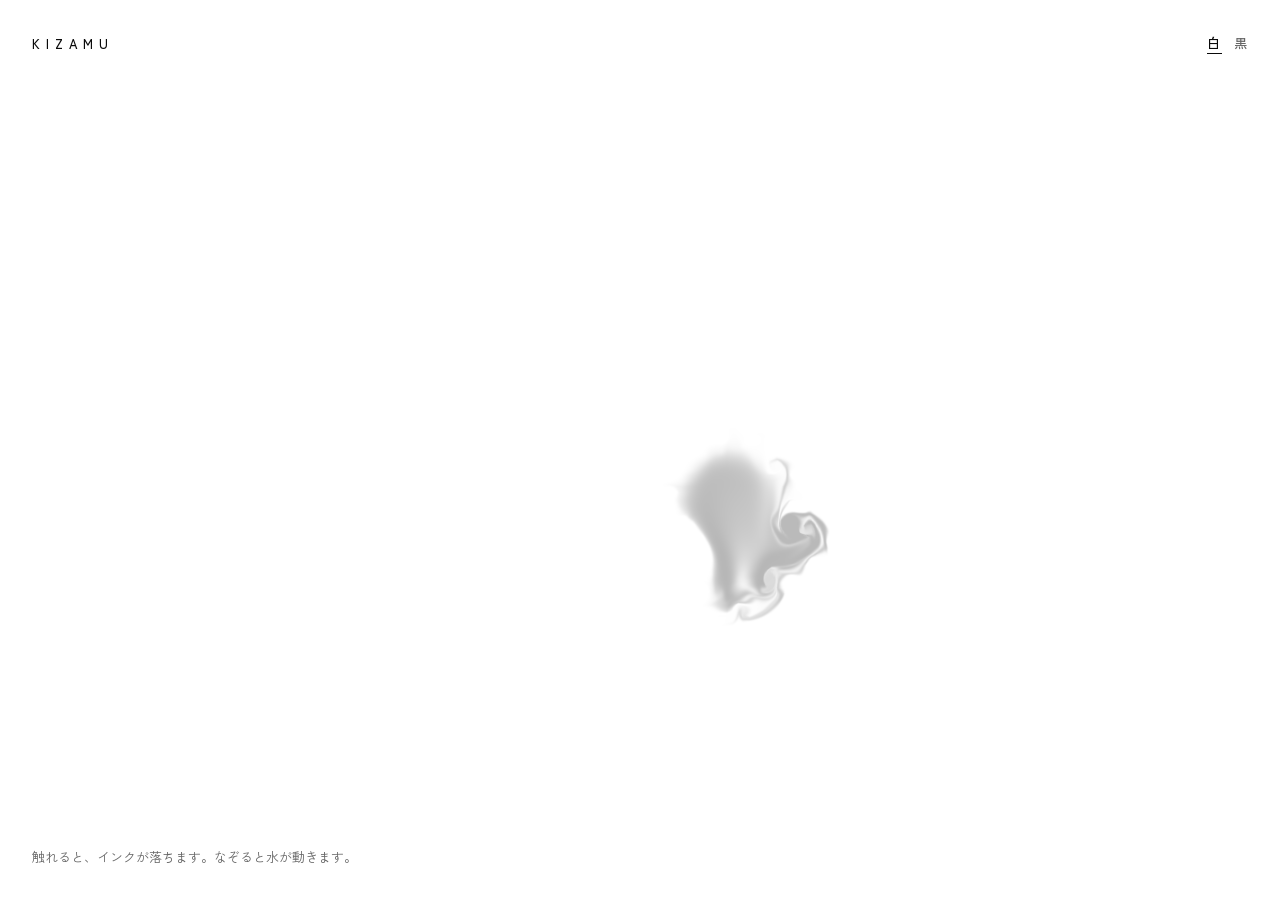
<file: ink/index.html>
<!doctype html>
<html lang="ja">
<head>
<meta charset="utf-8">
<meta name="viewport" content="width=device-width, initial-scale=1">
<title>Kizamu — Ink</title>
<meta name="robots" content="noindex">
<script src="/theme.js"></script>
<link rel="preconnect" href="https://fonts.googleapis.com">
<link rel="preconnect" href="https://fonts.gstatic.com" crossorigin>
<link rel="stylesheet" href="https://fonts.googleapis.com/css2?family=Zen+Kaku+Gothic+New:wght@400;500&display=swap">
<link rel="stylesheet" href="/tokens.css">
<style>
  html, body { height: 100%; overflow: hidden; }
  #fluid { position: fixed; inset: 0; width: 100%; height: 100%; display: block; touch-action: none; cursor: crosshair; }
  .bar { position: fixed; left: 0; right: 0; display: flex; justify-content: space-between; align-items: center; padding: var(--space-3) var(--space-3); pointer-events: none; }
  .bar > * { pointer-events: auto; }
  .top { top: 0; }
  .bottom { bottom: 0; }
  a.wordmark { color: var(--ink); text-decoration: none; }
  #fallback { position: fixed; inset: 0; display: grid; place-items: center; padding: var(--space-2); text-align: center; }
  #fallback[hidden] { display: none; }
  @media (max-width: 480px) { .bar { padding: var(--space-2); } }
</style>
</head>
<body>
<canvas id="fluid" aria-label="水面に落ちたインクが広がるアニメーション"></canvas>
<p id="fallback" class="caption" hidden>このブラウザでは表示できません（WebGL2 が必要です）。</p>

<div class="bar top">
  <a class="wordmark" href="/">Kizamu</a>
  <div class="theme-switch" role="group" aria-label="背景">
    <button type="button" data-set-theme="light">白</button>
    <button type="button" data-set-theme="dark">黒</button>
  </div>
</div>
<div class="bar bottom">
  <span class="caption">触れると、インクが落ちます。なぞると水が動きます。</span>
</div>

<script src="fluid.js"></script>
</body>
</html>
</file>
<file: tokens.css>
/* デザインシステム「Kizamu」（claude.ai の Design System artifact）の tokens.json を写したもの。値を変えるときは両方直す */
:root {
  --surface: #ffffff;
  --surface-raised: #f7f7f7;
  --ink: #0a0a0a;
  --ink-muted: #666666;
  --line: #e5e5e5;
  --line-strong: #8a8a8a;
  --on-ink: #ffffff;
  --danger: #b3261e;

  --font-serif: "Shippori Mincho B1", "Hiragino Mincho ProN", serif;
  --font-sans: "Zen Kaku Gothic New", -apple-system, "Hiragino Sans", sans-serif;
  --font-hand: "Klee One", "Hiragino Maru Gothic ProN", cursive;

  --space-1: 8px;
  --space-2: 16px;
  --space-3: 32px;
  --space-4: 96px;

  --radius-none: 0px;
  --radius-sm: 2px;
  --radius-pill: 999px;

  color-scheme: light dark;
}

/* 黒背景：OS の設定、または data-theme="dark"（theme.js の切り替え）。data-theme="light" なら常に白 */
@media (prefers-color-scheme: dark) {
  :root:not([data-theme="light"]) {
    --surface: #0a0a0a;
    --surface-raised: #161616;
    --ink: #f5f5f5;
    --ink-muted: #a3a3a3;
    --line: #2a2a2a;
    --line-strong: #6e6e6e;
    --on-ink: #0a0a0a;
    --danger: #ff8a80;
    color-scheme: dark;
  }
}
:root[data-theme="dark"] {
  --surface: #0a0a0a;
  --surface-raised: #161616;
  --ink: #f5f5f5;
  --ink-muted: #a3a3a3;
  --line: #2a2a2a;
  --line-strong: #6e6e6e;
  --on-ink: #0a0a0a;
  --danger: #ff8a80;
  color-scheme: dark;
}
:root[data-theme="light"] { color-scheme: light; }

*, *::before, *::after { box-sizing: border-box; }

body {
  margin: 0;
  background: var(--surface);
  color: var(--ink);
  font: 400 16px/1.9 var(--font-sans);
  -webkit-font-smoothing: antialiased;
}

:focus-visible { outline: 2px solid var(--ink); outline-offset: 2px; }

.wordmark { font: 500 13px/1 var(--font-sans); letter-spacing: .45em; text-transform: uppercase; }
.label { font: 500 11px/1.6 var(--font-sans); letter-spacing: .3em; text-transform: uppercase; color: var(--ink-muted); }
.caption { font-size: 13px; line-height: 1.7; color: var(--ink-muted); }

.theme-switch { display: inline-flex; gap: 12px; }
.theme-switch button { font: 500 13px/1 var(--font-sans); letter-spacing: .1em; color: var(--ink-muted); background: none; border: 0; padding: 4px 0; cursor: pointer; border-bottom: 1px solid transparent; }
.theme-switch button[aria-pressed="true"] { color: var(--ink); border-bottom-color: var(--ink); }
</file>
